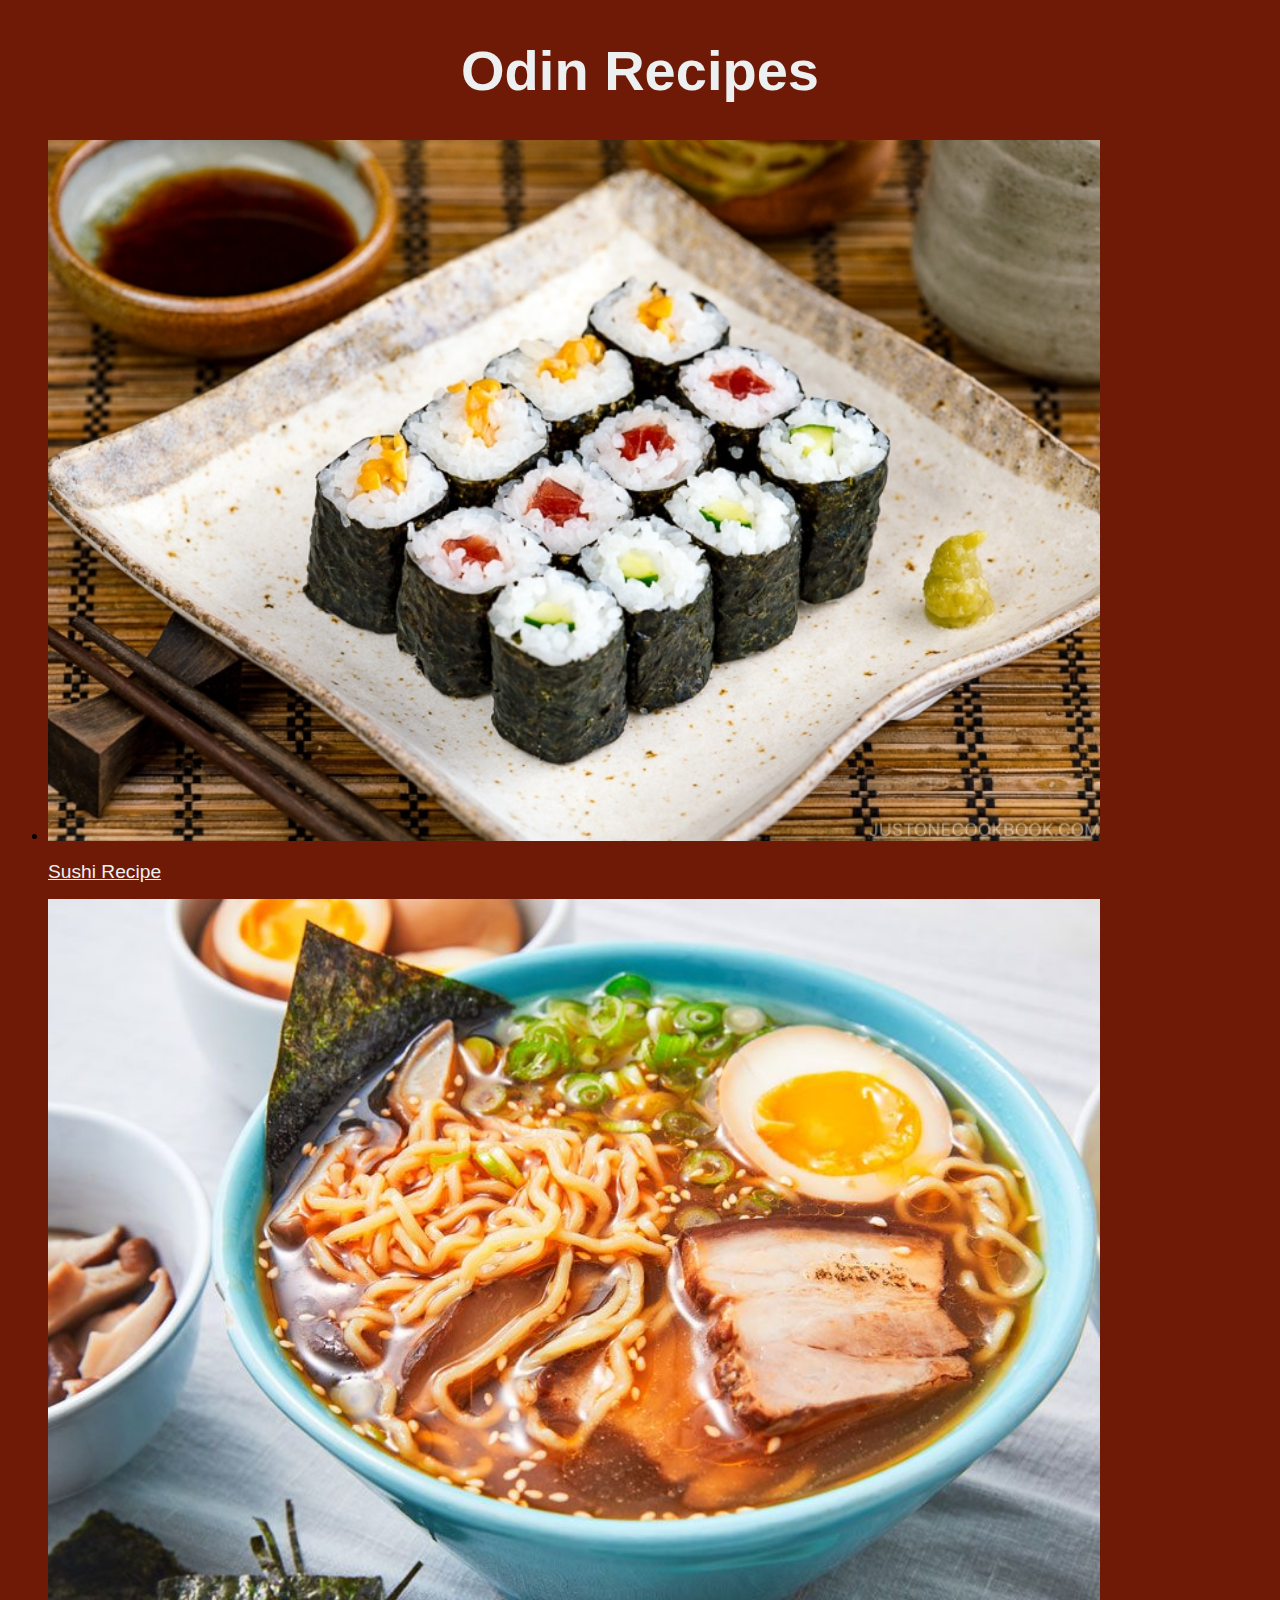
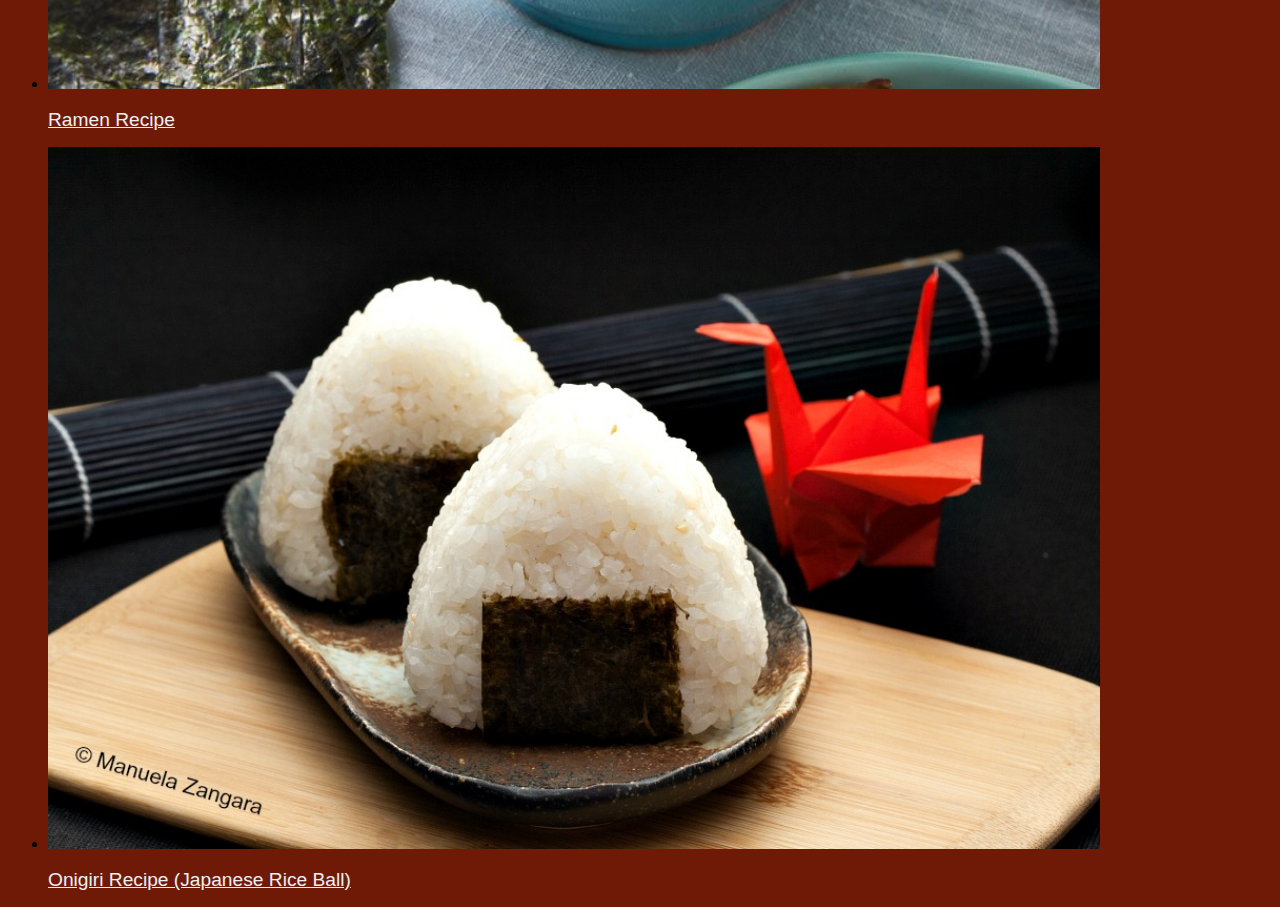
<file: index.html>
<!DOCTYPE html>
<html lang="en">
<head>
    <meta charset="UTF-8">
    <meta name="viewport" content="width=device-width, initial-scale=1.0">
    <title>Recipes</title>
    <link rel="stylesheet" href="style.css">
</head>
<body>
    <h1 class="header text">Odin Recipes</h1>
    <ul>
    <li>
    <p><img src="pictures/Sushi_thumbnail.jpg" alt="Sushi preview picture" height="auto" width="1052px"></p>
    <p><a href="recipes/sushi.html" class="text">Sushi Recipe</a></p>
    </li>
    <li>
    <p><img src="pictures/Ramen_thumbnail.jpg" alt="Ramen  preview picture" height="auto" width="1052px"></p>
    <p><a href="recipes/ramen.html" class="text">Ramen Recipe</a></p>
    </li>
    <li>
    <p> <img src="pictures/Onigiri_thumbnail.jpg" alt="Onigiri preview picture" height="auto" width="1052px"></p>
    <p><a href="recipes/onigiri.html" class="text">Onigiri Recipe (Japanese Rice Ball)</a></p>
    </li>
    </ul>
</body>
</html>
</file>
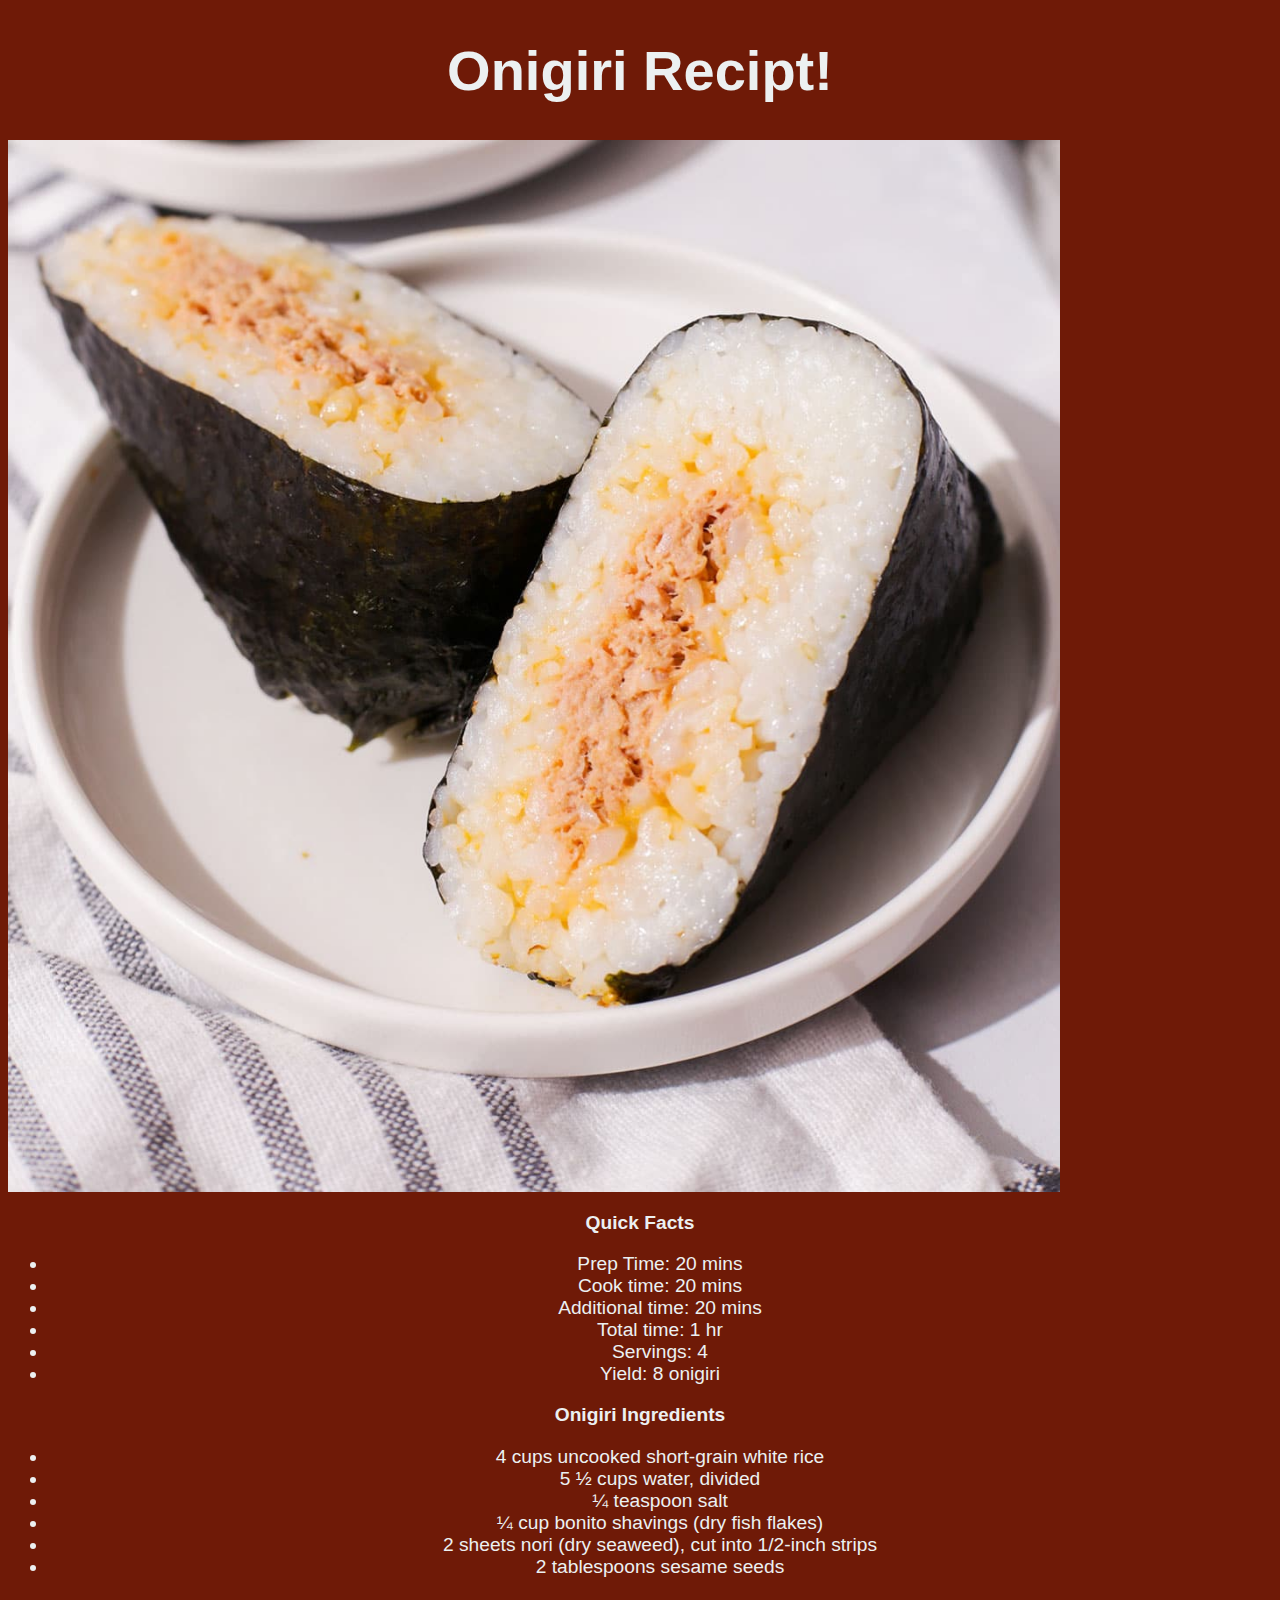
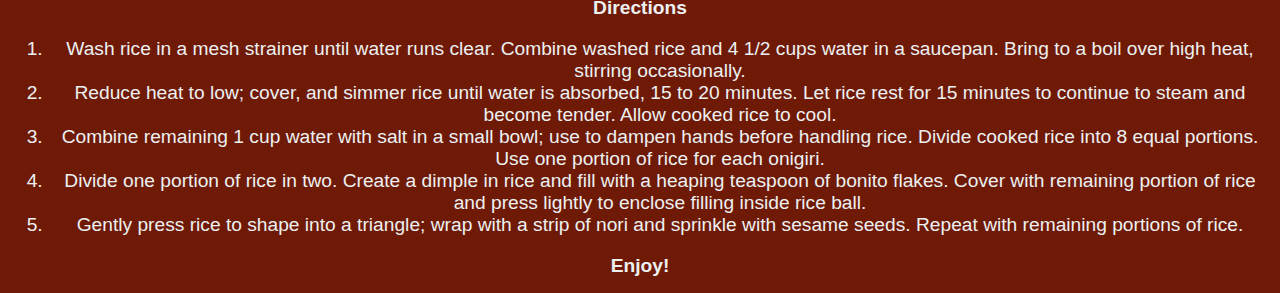
<file: recipes/onigiri.html>
<!DOCTYPE html>
<html lang="en">
<head>
    <meta charset="UTF-8">
    <meta name="viewport" content="width=device-width, initial-scale=1.0">
    <title>Onigiri</title>
    <link rel="stylesheet" href="../style.css">
</head>
<body>
    <h1 class="header text">Onigiri Recipt!</h1>
    <img src="../pictures/Onigiri.jpg" alt="Onigiri Picture" height="auto" width="1052px">
    <h2 class="text">Quick Facts</h2>
    <ul class="text">
        <li>Prep Time: 20 mins</li>
        <li>Cook time: 20 mins</li>
        <li>Additional time: 20 mins</li>
        <li>Total time: 1 hr</li>
        <li>Servings: 4</li>
        <li>Yield: 8 onigiri</li>
    </ul>
    <h2 class="text">Onigiri Ingredients</h2>
    <ul class="text">
        <li>4 cups uncooked short-grain white rice</li>
        <li>5 ½ cups water, divided</li>
        <li>¼ teaspoon salt</li>
        <li>¼ cup bonito shavings (dry fish flakes)</li>
        <li>2 sheets nori (dry seaweed), cut into 1/2-inch strips</li>
        <li>2 tablespoons sesame seeds</li>
    </ul>
    <h2 class="text">Directions</h2>
    <ol class="text">
        <li>Wash rice in a mesh strainer until water runs clear. Combine washed rice and 4 1/2 cups water in a saucepan. Bring to a boil over high heat, stirring occasionally. </li>
        <li>Reduce heat to low; cover, and simmer rice until water is absorbed, 15 to 20 minutes. Let rice rest for 15 minutes to continue to steam and become tender. Allow cooked rice to cool.</li> 
        <li>Combine remaining 1 cup water with salt in a small bowl; use to dampen hands before handling rice. Divide cooked rice into 8 equal portions. Use one portion of rice for each onigiri.</li> 
        <li>Divide one portion of rice in two. Create a dimple in rice and fill with a heaping teaspoon of bonito flakes. Cover with remaining portion of rice and press lightly to enclose filling inside rice ball.</li>
        <li>Gently press rice to shape into a triangle; wrap with a strip of nori and sprinkle with sesame seeds. Repeat with remaining portions of rice.</li>     
    </ol>
    <h2 class="text">Enjoy!</h2>
</body>
</html>
</file>
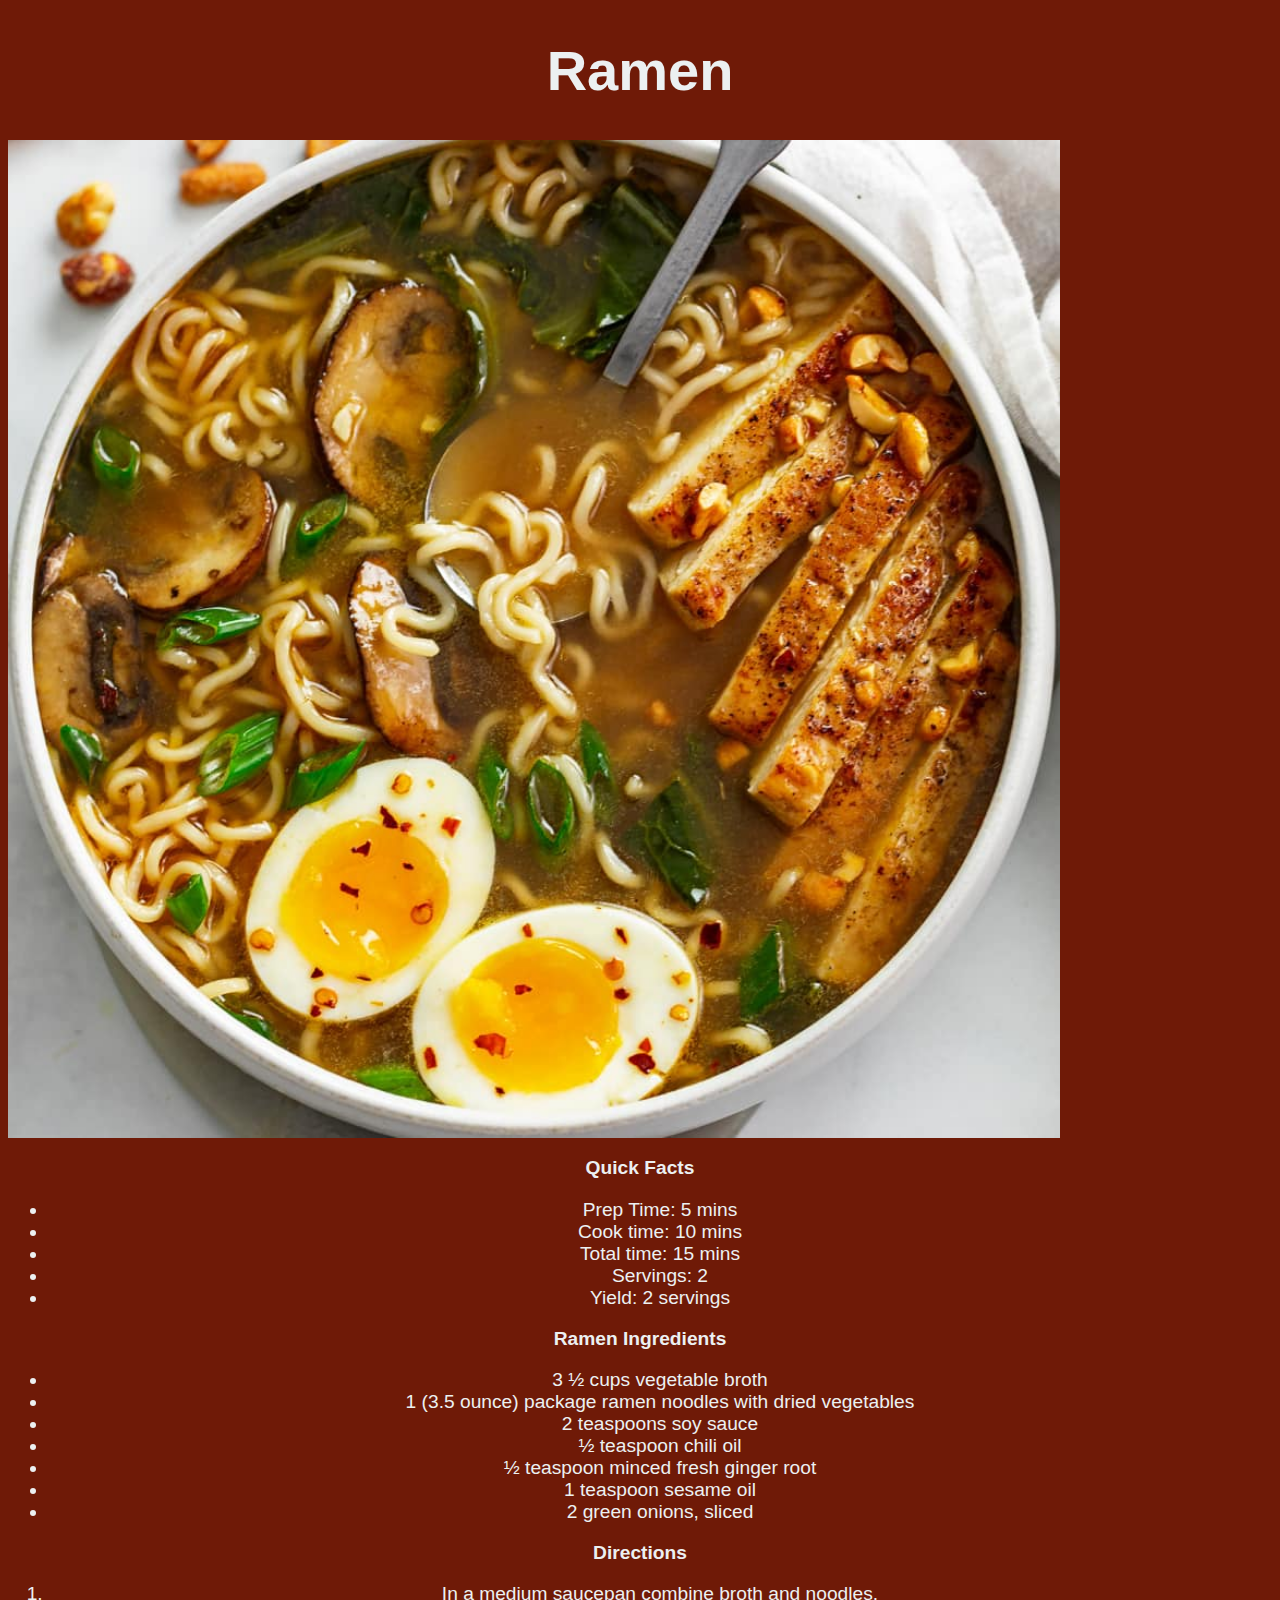
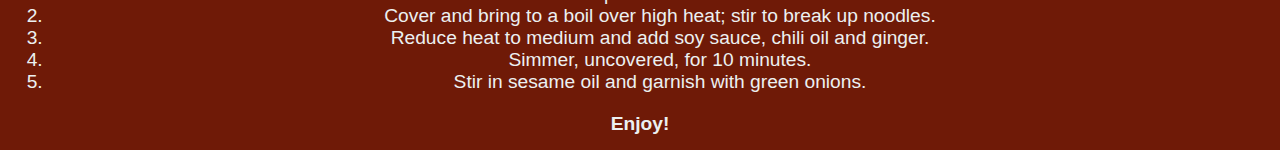
<file: recipes/ramen.html>
<!DOCTYPE html>
<html lang="en">
<head>
    <meta charset="UTF-8">
    <meta name="viewport" content="width=device-width, initial-scale=1.0">
    <title>Ramen</title>
    <link rel="stylesheet" href="../style.css">
</head>
<body>
    <h1 class="header text">Ramen</h1>
    <img src="../pictures/Ramen.jpg" alt="Ramen picture" height="auto" width="1052px">
    <h2 class="text">Quick Facts</h2>
    <ul class="text">
        <li>Prep Time: 5 mins</li>
        <li>Cook time: 10 mins</li>
        <li>Total time: 15 mins</li>
        <li>Servings: 2</li>
        <li>Yield: 2 servings</li>
    </ul>
    <h2 class="text">Ramen Ingredients</h2>
    <ul class="text">
        <li>3 ½ cups vegetable broth</li>
        <li>1 (3.5 ounce) package ramen noodles with dried vegetables</li>
        <li>2 teaspoons soy sauce</li>
        <li>½ teaspoon chili oil</li>
        <li>½ teaspoon minced fresh ginger root</li>
        <li>1 teaspoon sesame oil</li>
        <li>2 green onions, sliced</li>
    </ul>
    <h2 class="text">Directions</h2>
    <ol class="text">
        <li>In a medium saucepan combine broth and noodles.</li>
        <li>Cover and bring to a boil over high heat; stir to break up noodles.</li> 
        <li>Reduce heat to medium and add soy sauce, chili oil and ginger.</li> 
        <li>Simmer, uncovered, for 10 minutes. </li>
        <li>Stir in sesame oil and garnish with green onions.</li>     
    </ol>
    <h2 class="text">Enjoy!</h2>
</body>
</html>
</file>
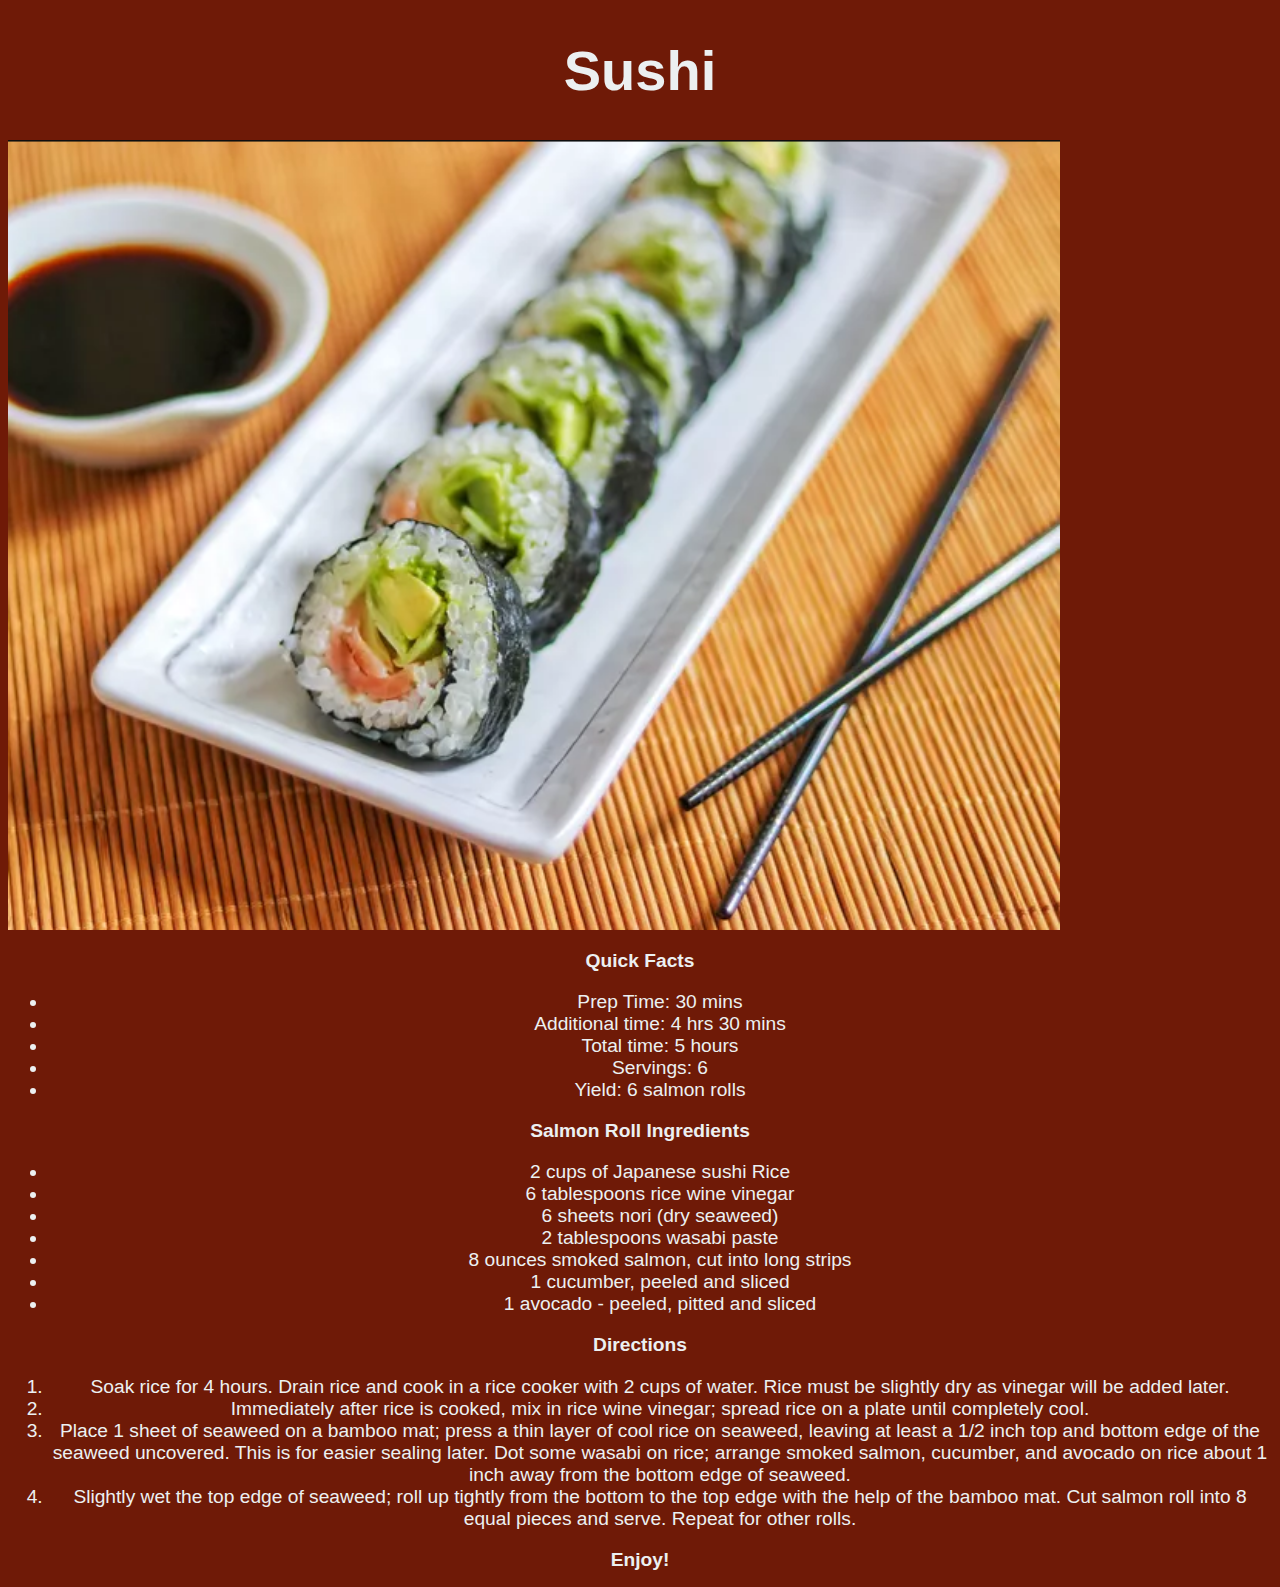
<file: recipes/sushi.html>
<!DOCTYPE html>
<html lang="en">
<head>
    <meta charset="UTF-8">
    <meta name="viewport" content="width=device-width, initial-scale=1.0">
    <title>Sushi Recipe</title>
    <link rel="stylesheet" href="../style.css">
</head>
<body>
    <h1 class="header text">Sushi</h1>
    <img src="../pictures/Sushi.png" alt="Sushi food Picture" height="auto" width="1052px" class="img">
    <h2 class="text">Quick Facts</h2>
    <ul class="text">
        <li>Prep Time: 30 mins</li>
        <li>Additional time: 4 hrs 30 mins</li>
        <li>Total time: 5 hours</li>
        <li>Servings: 6</li>
        <li>Yield: 6 salmon rolls</li>
    </ul>
    <h2 class="text">Salmon Roll Ingredients</h2>
    <ul class="text">
        <li>2 cups of Japanese sushi Rice</li>
        <li>6 tablespoons rice wine vinegar</li>
        <li>6 sheets nori (dry seaweed)</li>
        <li>2 tablespoons wasabi paste</li>
        <li>8 ounces smoked salmon, cut into long strips</li>
        <li>1 cucumber, peeled and sliced</li>
        <li>1 avocado - peeled, pitted and sliced</li>
    </ul>
    <h2 class="text">Directions</h2>
    <ol class="text">
        <li>Soak rice for 4 hours. Drain rice and cook in a rice cooker with 2 cups of water. Rice must be slightly dry as vinegar will be added later.</li>
        <li>Immediately after rice is cooked, mix in rice wine vinegar; spread rice on a plate until completely cool.</li>
        <li>Place 1 sheet of seaweed on a bamboo mat; press a thin layer of cool rice on seaweed, leaving at least a 1/2 inch top and bottom edge of the seaweed uncovered. This is for easier sealing later. Dot some wasabi on rice; arrange smoked salmon, cucumber, and avocado on rice about 1 inch away from the bottom edge of seaweed.</li>
        <li>Slightly wet the top edge of seaweed; roll up tightly from the bottom to the top edge with the help of the bamboo mat. Cut salmon roll into 8 equal pieces and serve. Repeat for other rolls.</li>
    </ol>
    <h2 class="text">Enjoy!</h2>
</body>
</html>
</file>
<file: style.css>
.text {
    color: #eCF0F1;
    text-align: center;
    font-family: Arial, Helvetica, sans-serif;
    font-size: larger;
}
.header {
    font-size: 56px;
}
*{
    background-color: #6F1A07;
}
.img{
 align-self: center;
}
</file>
